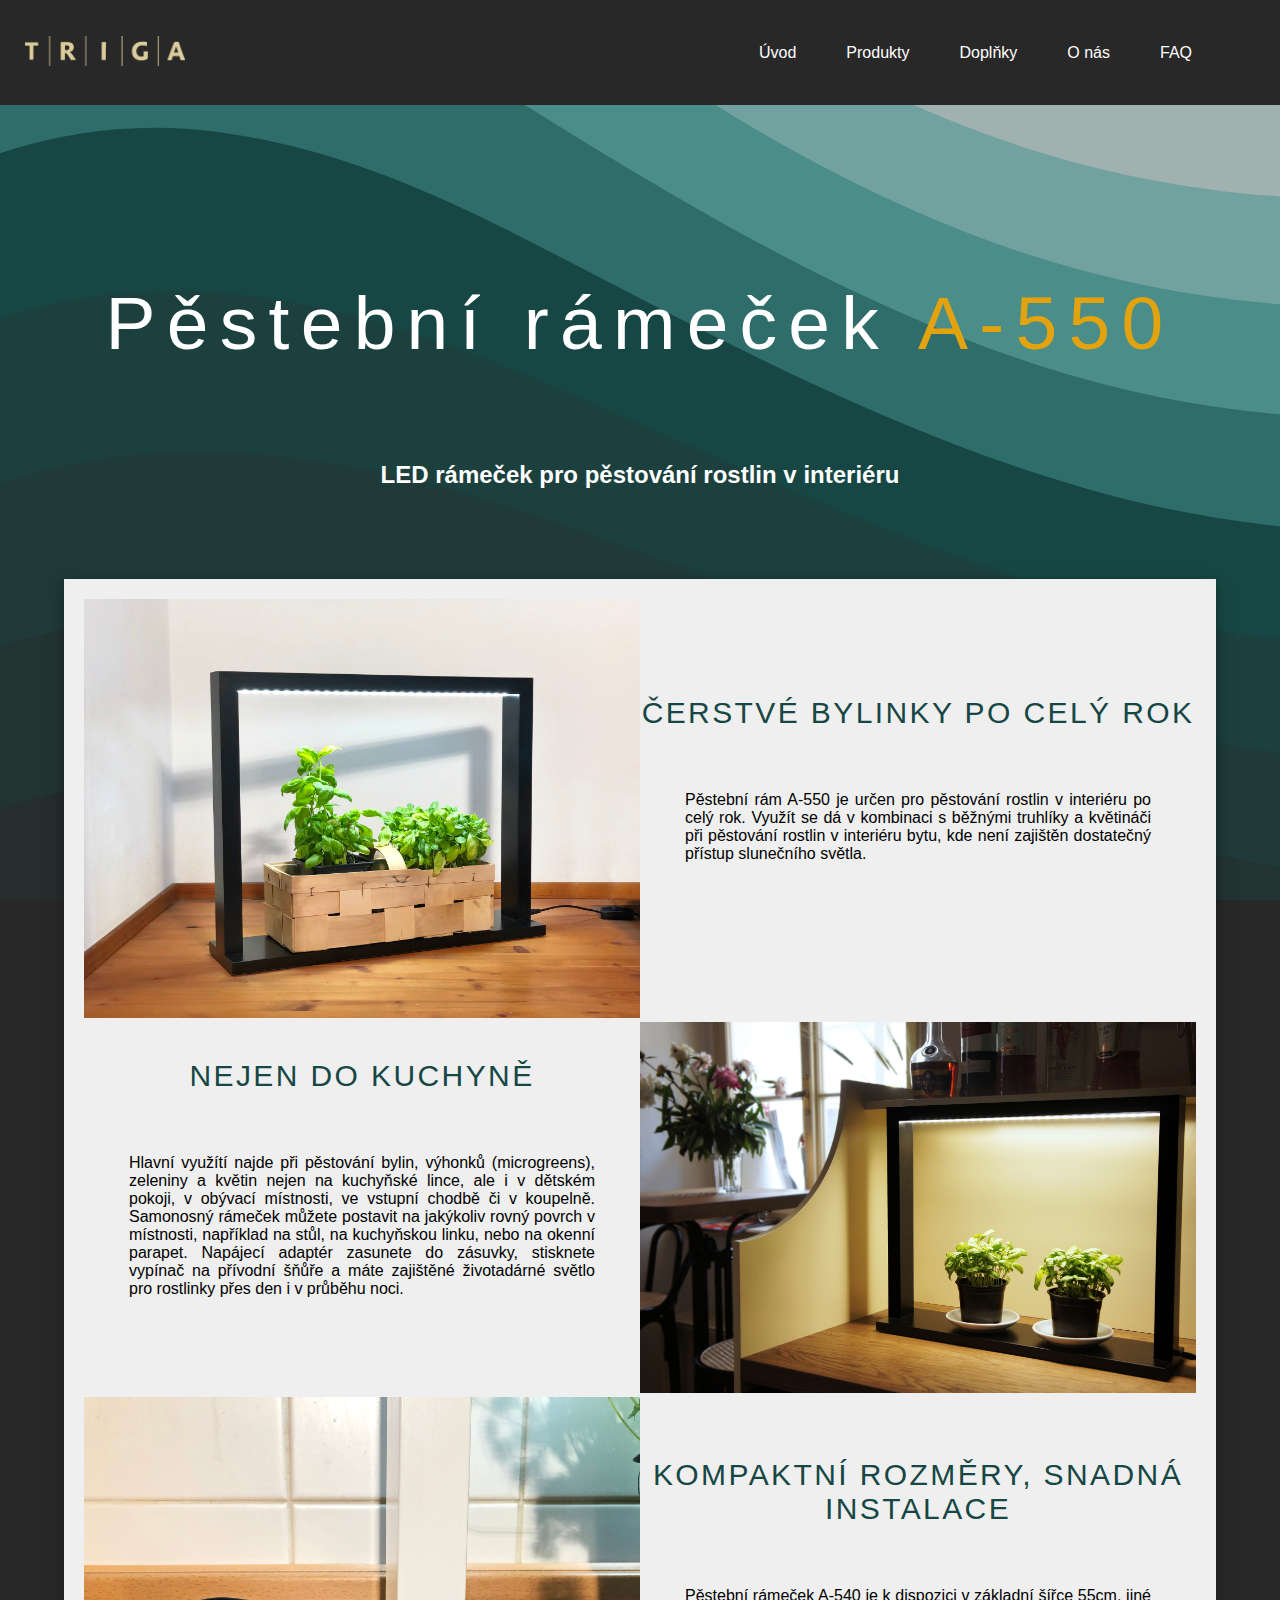
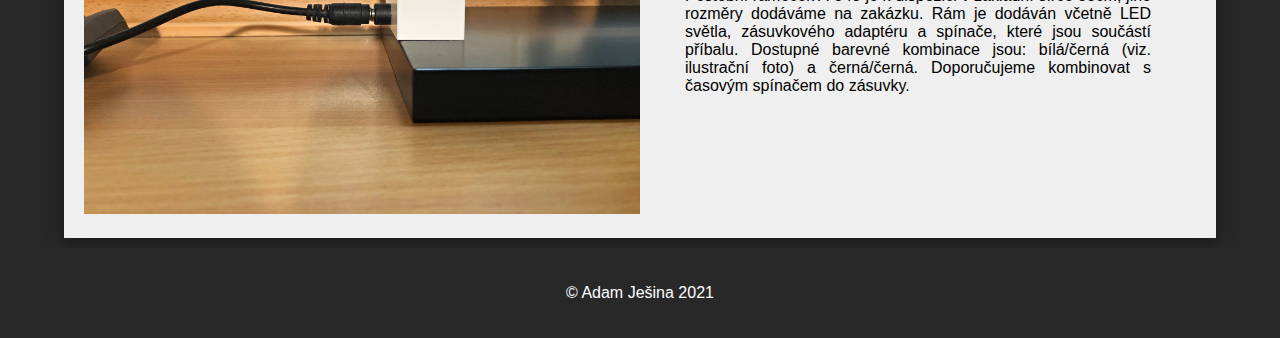
<file: a550.html>
<!DOCTYPE html>
<html lang="cs">
<head>
    <meta charset="UTF-8">
    <title>Domácí zahrádka - Rámeček A-550</title>
    <link rel="icon" type="image/x-icon" href="img/favicon.ico">
    <link rel="stylesheet" href="css/main.css">
    <link rel="stylesheet" href="css/print.css" media="print">
</head>
<body>

<header>
    <div class="logo">
       <a href="index.html"> <img src="img/goldLogo.png" width="auto" height="30px" alt="backgroundImg"> </a>
    </div>
    <nav>
        <div><a href="index.html">Úvod</a></div>
        <div><a href="index.html#productAnchor">Produkty</a></div>
        <div><a href="addons.html">Doplňky</a></div>
        <div><a href="abouUs.html">O nás</a></div>
        <div><a href="faq.html">FAQ</a></div>
    </nav>
</header>
    <div class="stripVerticalTitle">
        <div class="titleProduct">
            <p>Pěstební rámeček <span class="highlight">A-550</span></p>
        </div>
        <h2 class="subTitle">LED rámeček pro pěstování rostlin v interiéru</h2>
<!--        <img class="mainBg" src="img/mainBackground.png">-->
    </div>
<div class="mainWrap">
    <div class="productStrip">
        <div class="productStrip-PhotoBox">
            <img src="img/products/a550.JPG" alt="ramecek A550_1">
        </div>
        <div class="productStrip-TextBox">
            <div class="productStripTitle">
                ČERSTVÉ BYLINKY PO CELÝ ROK
            </div>
            <p class="productDecrb">Pěstební rám A-550 je určen pro pěstování rostlin v interiéru po celý rok. Využít se dá v kombinaci s běžnými truhlíky a květináči při pěstování rostlin v interiéru bytu, kde není zajištěn dostatečný přístup slunečního světla.</p>
        </div>
    </div>
    <div class="productStrip">
        <div class="productStrip-TextBox">
            <div class="productStripTitle">
                NEJEN DO KUCHYNĚ
            </div>
            <p class="productDecrb">Hlavní využítí najde při pěstování bylin, výhonků (microgreens), zeleniny a květin nejen na kuchyňské lince, ale i v dětském pokoji, v obývací místnosti, ve vstupní chodbě či v koupelně.
                Samonosný rámeček můžete postavit na jakýkoliv rovný povrch v místnosti, například na stůl, na kuchyňskou linku, nebo na okenní parapet. Napájecí adaptér zasunete do zásuvky, stisknete vypínač na přívodní šňůře a máte zajištěné životadárné světlo pro rostlinky přes den i v průběhu noci.</p>
        </div>
        <div class="productStrip-PhotoBox">
        <img src="img/products/a550_2.jpeg" alt="ramecek A550_2">
        </div>
    </div>
    <div class="productStrip">
        <div class="productStrip-PhotoBox">
            <img src="img/products/a550_3.JPG" alt="ramecek A550_3">
        </div>
        <div class="productStrip-TextBox">
            <div class="productStripTitle">
                KOMPAKTNÍ ROZMĚRY, SNADNÁ INSTALACE
            </div>
            <p class="productDecrb">Pěstební rámeček A-540 je k dispozici v základní šířce 55cm, jiné rozměry dodáváme na zakázku.
                Rám je dodáván včetně LED světla, zásuvkového adaptéru a spínače, které jsou součástí příbalu.
                Dostupné barevné kombinace jsou: bílá/černá (viz. ilustrační foto) a černá/černá.
                Doporučujeme kombinovat s časovým spínačem do zásuvky.</p>
        </div>
    </div>
</div>
<footer>
    <div>
        <p>© Adam Ješina 2021</p>
    </div>
</footer>
</body>
</html>
</file>
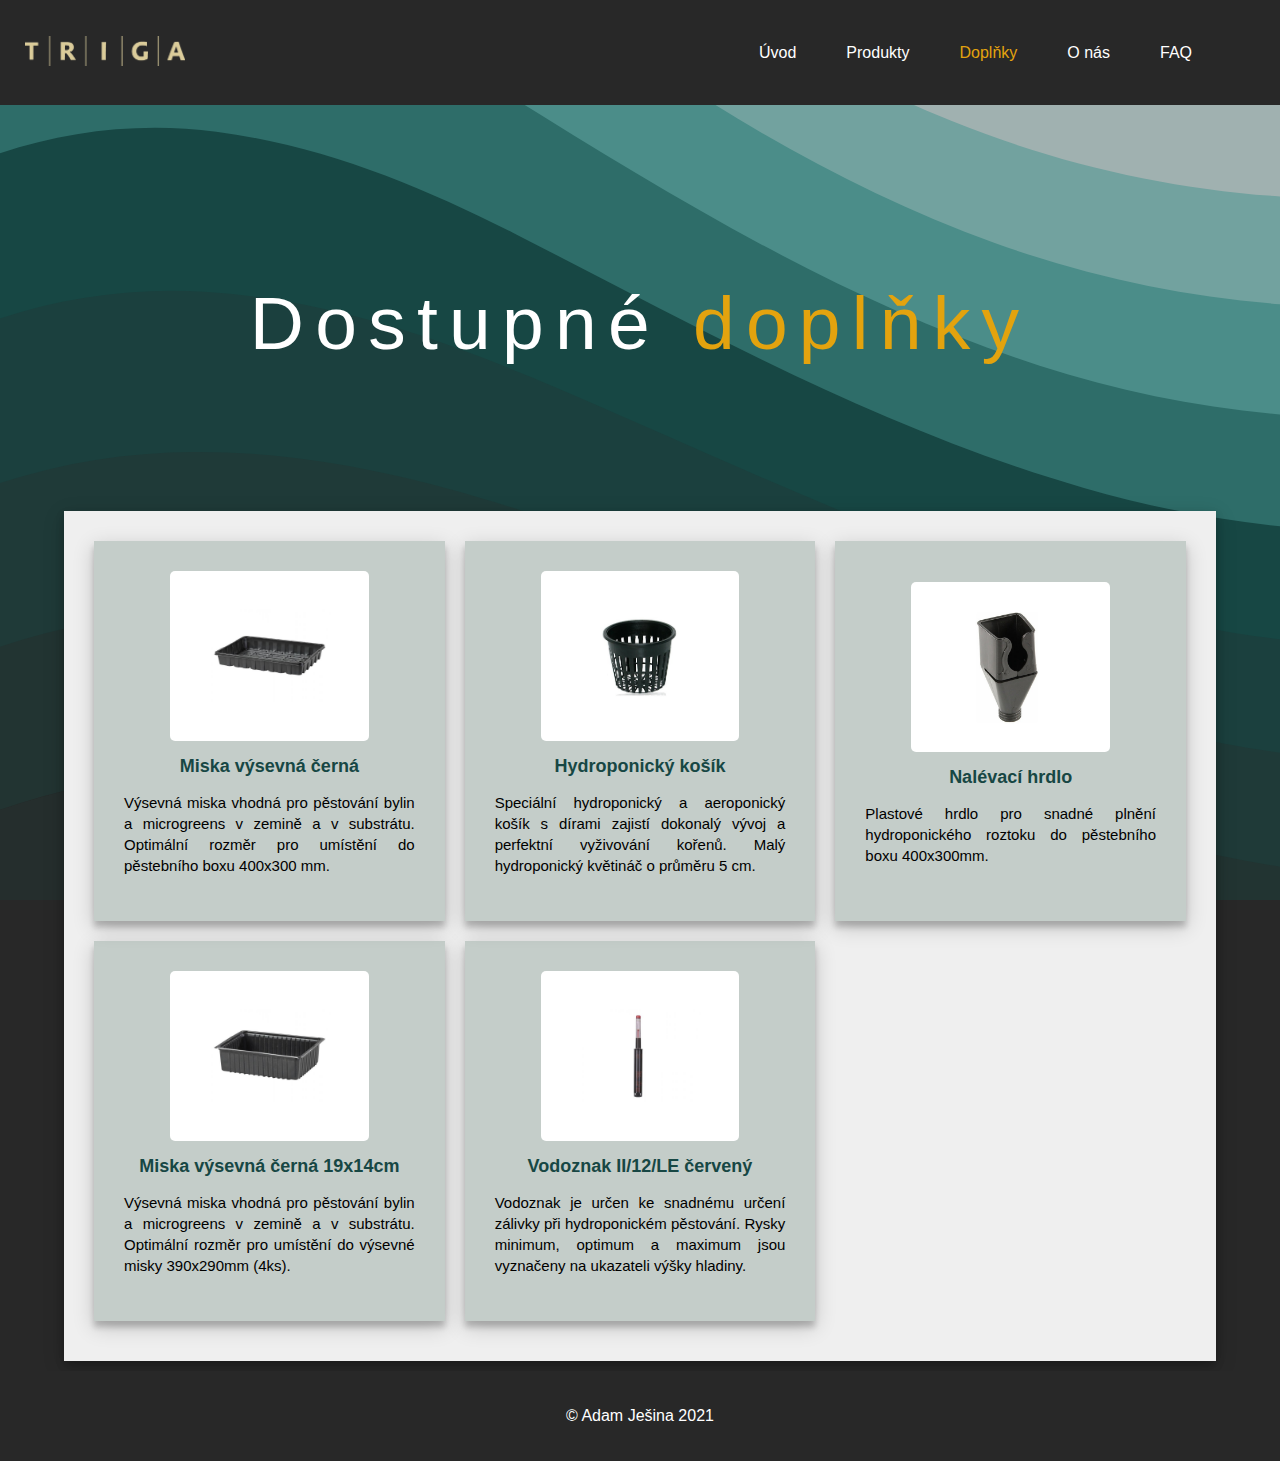
<file: addons.html>
<!DOCTYPE html>
<html lang="cs">
<head>
    <meta charset="UTF-8">
    <title>Domácí zahrádka - Příslušenství</title>
    <link rel="icon" type="image/x-icon" href="img/favicon.ico">
    <link rel="stylesheet" href="css/main.css">
    <link rel="stylesheet" href="css/print.css" media="print">
</head>
<body>

<header>
    <div class="logo">
       <a href="index.html"> <img src="img/goldLogo.png" width="auto" height="30px" alt="Triga logo"> </a>
    </div>
    <nav>
        <div><a href="index.html">Úvod</a></div>
        <div><a href="index.html#productAnchor">Produkty</a></div>
        <div class="highlight">Doplňky</div>
        <div><a href="abouUs.html">O nás</a></div>
        <div><a href="faq.html">FAQ</a></div>
    </nav>
</header>
    <div class="stripVerticalTitle">
        <div class="titleProduct">
            <p>Dostupné <span class="highlight">doplňky</span></p>
        </div>
    </div>
<div class="mainWrap">
    <div class="addonsStrip">
        <div class="addonsStrip-item">
            <img src="img/addons/miska1.jpg" alt="Vysevna miska">
            <div class="addonsStripTitle">
                Miska výsevná černá
            </div>
            <p class="addonsStripDescrb">Výsevná miska vhodná pro pěstování bylin a microgreens v zemině a v substrátu. Optimální rozměr pro umístění do pěstebního boxu 400x300 mm.</p>
        </div>
        <div class="addonsStrip-item">
            <img src="img/addons/kosicek.jpg" alt="Hydroponicky kosicek">
            <div class="addonsStripTitle">
                Hydroponický košík
            </div>
            <p class="addonsStripDescrb">Speciální hydroponický a aeroponický košík s dírami zajistí dokonalý vývoj a perfektní vyživování kořenů. Malý hydroponický květináč o průměru 5 cm.</p>
        </div>
        <div class="addonsStrip-item">
            <img src="img/addons/hrdlo.jpg" alt="Nalevaci hrdlo">
            <div class="addonsStripTitle">
                Nalévací hrdlo
            </div>
            <p class="addonsStripDescrb">Plastové hrdlo pro snadné plnění hydroponického roztoku do pěstebního boxu 400x300mm.</p>
        </div>
        <div class="addonsStrip-item">
            <img src="img/addons/miskaMensi.jpg" alt="Vysevna miska mensi">
            <div class="addonsStripTitle">
                Miska výsevná černá 19x14cm
            </div>
            <p class="addonsStripDescrb">Výsevná miska vhodná pro pěstování bylin a microgreens v zemině a v substrátu. Optimální rozměr pro umístění do výsevné misky 390x290mm (4ks).</p>
        </div>
        <div class="addonsStrip-item">
            <img src="img/addons/merka.jpg" alt="vodoznak">
            <div class="addonsStripTitle">
                Vodoznak II/12/LE červený
            </div>
            <p class="addonsStripDescrb">Vodoznak je určen ke snadnému určení zálivky při hydroponickém pěstování. Rysky minimum, optimum a maximum jsou vyznačeny na ukazateli výšky hladiny.</p>
        </div>
    </div>

</div>
<footer>
    <div>
        <p>© Adam Ješina 2021</p>
    </div>
</footer>
</body>
</html>
</file>
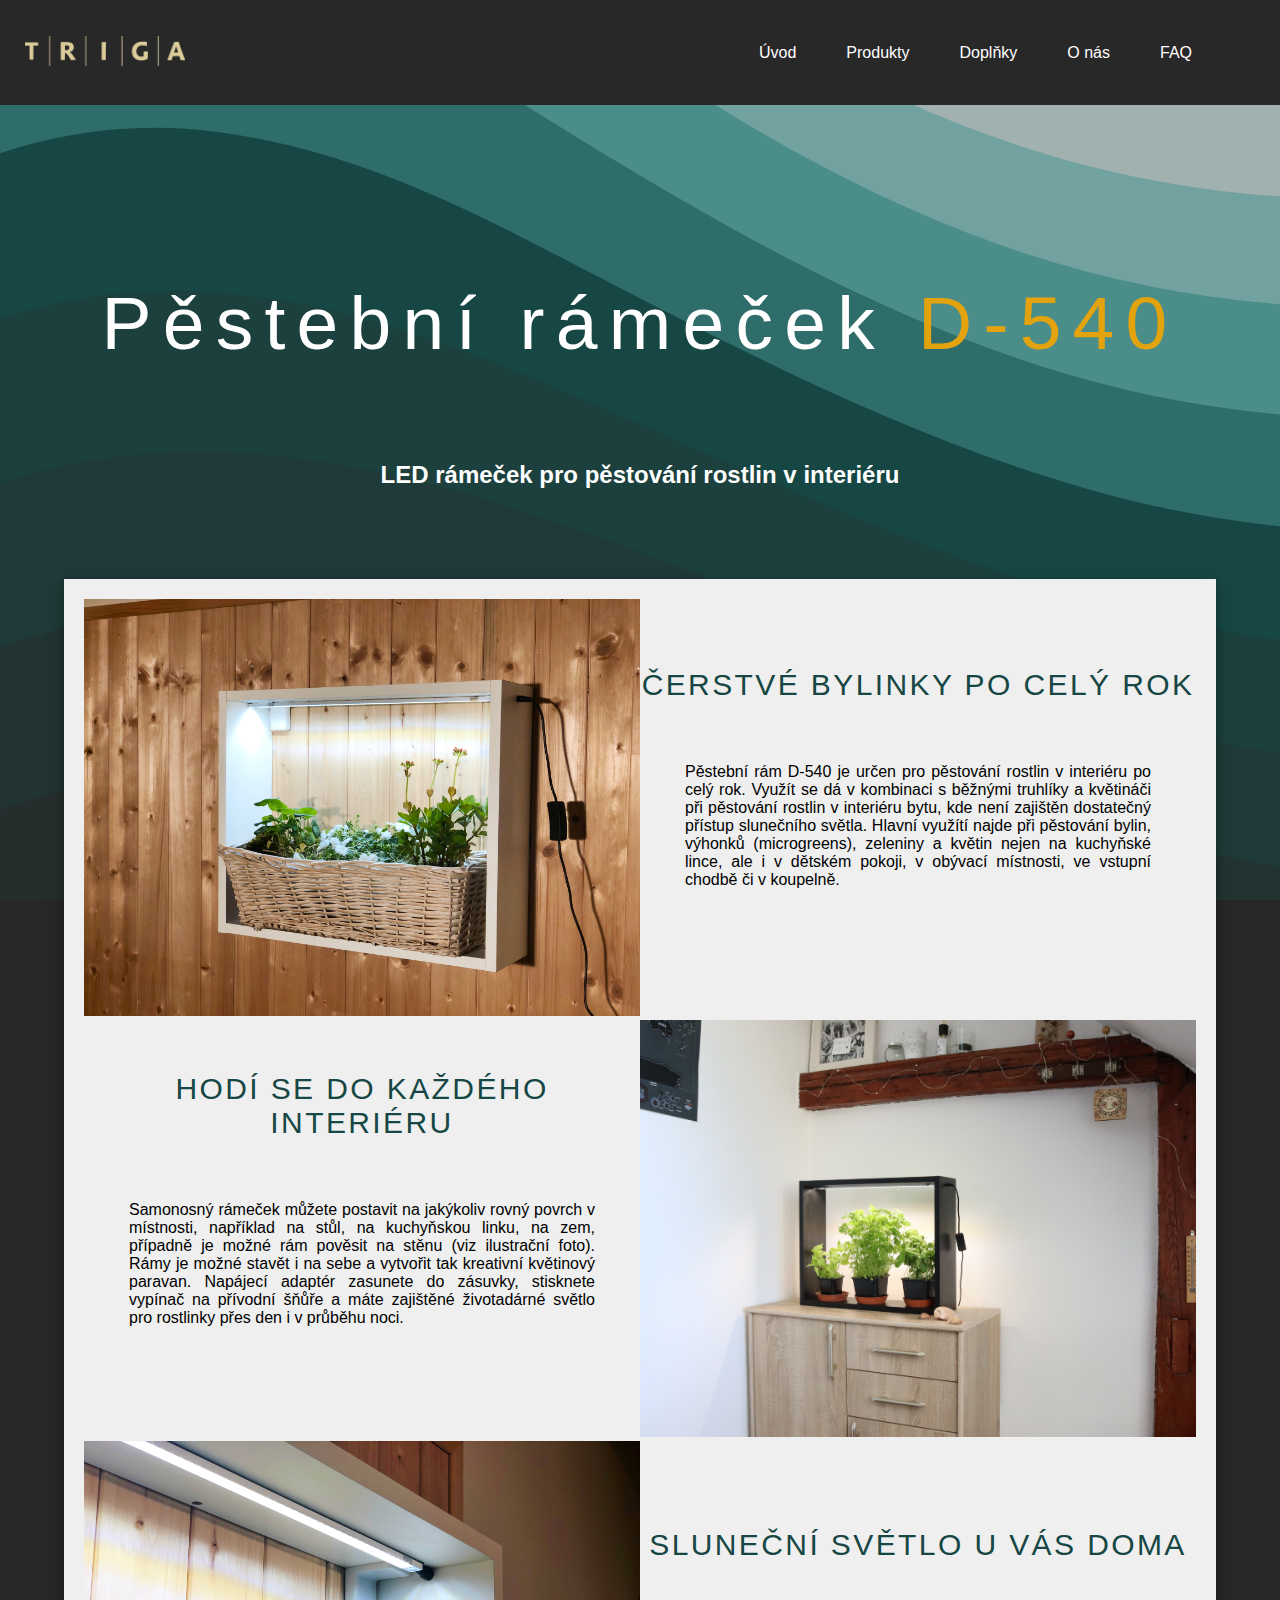
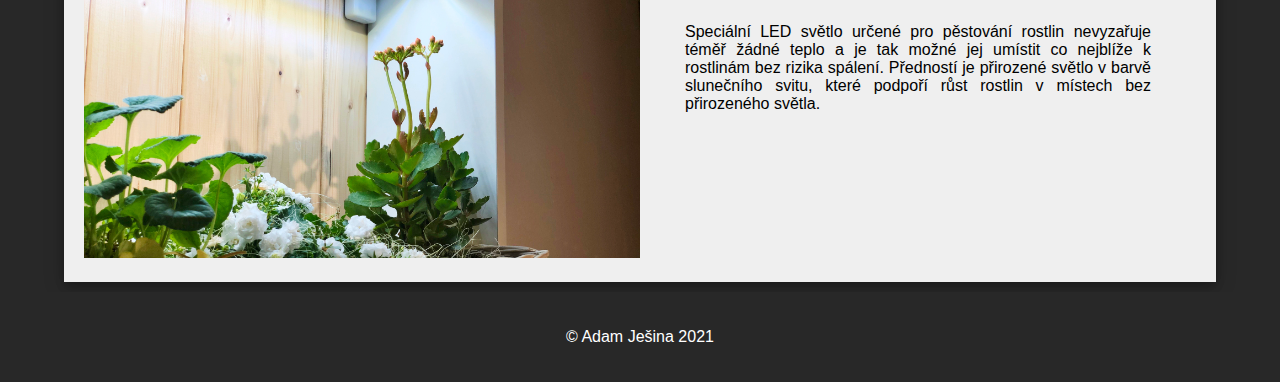
<file: d550.html>
<!DOCTYPE html>
<html lang="cs">
<head>
    <meta charset="UTF-8">
    <title>Domácí zahrádka - Rámeček D-550</title>
    <link rel="icon" type="image/x-icon" href="img/favicon.ico">
    <link rel="stylesheet" href="css/main.css">
    <link rel="stylesheet" href="css/print.css" media="print">
</head>
<body>

<header>
    <div class="logo">
       <a href="index.html"> <img src="img/goldLogo.png" width="auto" height="30px" alt="Triga logo"> </a>
    </div>
    <nav>
        <div><a href="index.html">Úvod</a></div>
        <div><a href="index.html#productAnchor">Produkty</a></div>
        <div><a href="addons.html">Doplňky</a></div>
        <div><a href="abouUs.html">O nás</a></div>
        <div><a href="faq.html">FAQ</a></div>
    </nav>
</header>
    <div class="stripVerticalTitle">
        <div class="titleProduct">
            <p>Pěstební rámeček <span class="highlight">D-540</span></p>
        </div>
        <h2 class="subTitle">LED rámeček pro pěstování rostlin v interiéru</h2>
<!--        <img class="mainBg" src="img/mainBackground.png">-->
    </div>
<div class="mainWrap">
    <div class="productStrip">
        <div class="productStrip-PhotoBox">
            <img src="img/products/d551.JPG" alt="ramecek A550">
        </div>
        <div class="productStrip-TextBox">
            <div class="productStripTitle">
                ČERSTVÉ BYLINKY PO CELÝ ROK
            </div>
            <p class="productDecrb">Pěstební rám D-540 je určen pro pěstování rostlin v interiéru po celý rok. Využít se dá v kombinaci s běžnými truhlíky a květináči při pěstování rostlin v interiéru bytu, kde není zajištěn dostatečný přístup slunečního světla. Hlavní využítí najde při pěstování bylin, výhonků (microgreens), zeleniny a květin nejen na kuchyňské lince,  ale i v dětském pokoji, v obývací místnosti, ve vstupní chodbě či v koupelně.</p>
        </div>
    </div>
    <div class="productStrip">
        <div class="productStrip-TextBox">
            <div class="productStripTitle">
                HODÍ SE DO KAŽDÉHO INTERIÉRU
            </div>
            <p class="productDecrb">Samonosný rámeček můžete postavit na jakýkoliv rovný povrch v místnosti, například na stůl, na kuchyňskou linku, na zem, případně je možné rám pověsit na stěnu (viz ilustrační foto). Rámy je možné stavět i na sebe a vytvořit tak kreativní květinový paravan. Napájecí adaptér zasunete do zásuvky, stisknete vypínač na přívodní šňůře a máte zajištěné životadárné světlo pro rostlinky přes den i v průběhu noci.</p>
        </div>
        <div class="productStrip-PhotoBox">
        <img src="img/products/d540_2.JPG" alt="ramecek A550">
        </div>
    </div>
    <div class="productStrip">
        <div class="productStrip-PhotoBox">
            <img src="img/products/d540_3.JPG" alt="ramecek A550">
        </div>
        <div class="productStrip-TextBox">
            <div class="productStripTitle">
                SLUNEČNÍ SVĚTLO U VÁS DOMA
            </div>
            <p class="productDecrb">Speciální LED světlo určené pro pěstování rostlin nevyzařuje téměř žádné teplo a je tak možné jej umístit co nejblíže k rostlinám bez rizika spálení.
                Předností  je přirozené světlo v barvě slunečního svitu, které podpoří růst rostlin v místech bez přirozeného světla.</p>
        </div>
    </div>
</div>
<footer>
    <div>
        <p>© Adam Ješina 2021</p>
    </div>
</footer>
</body>
</html>
</file>
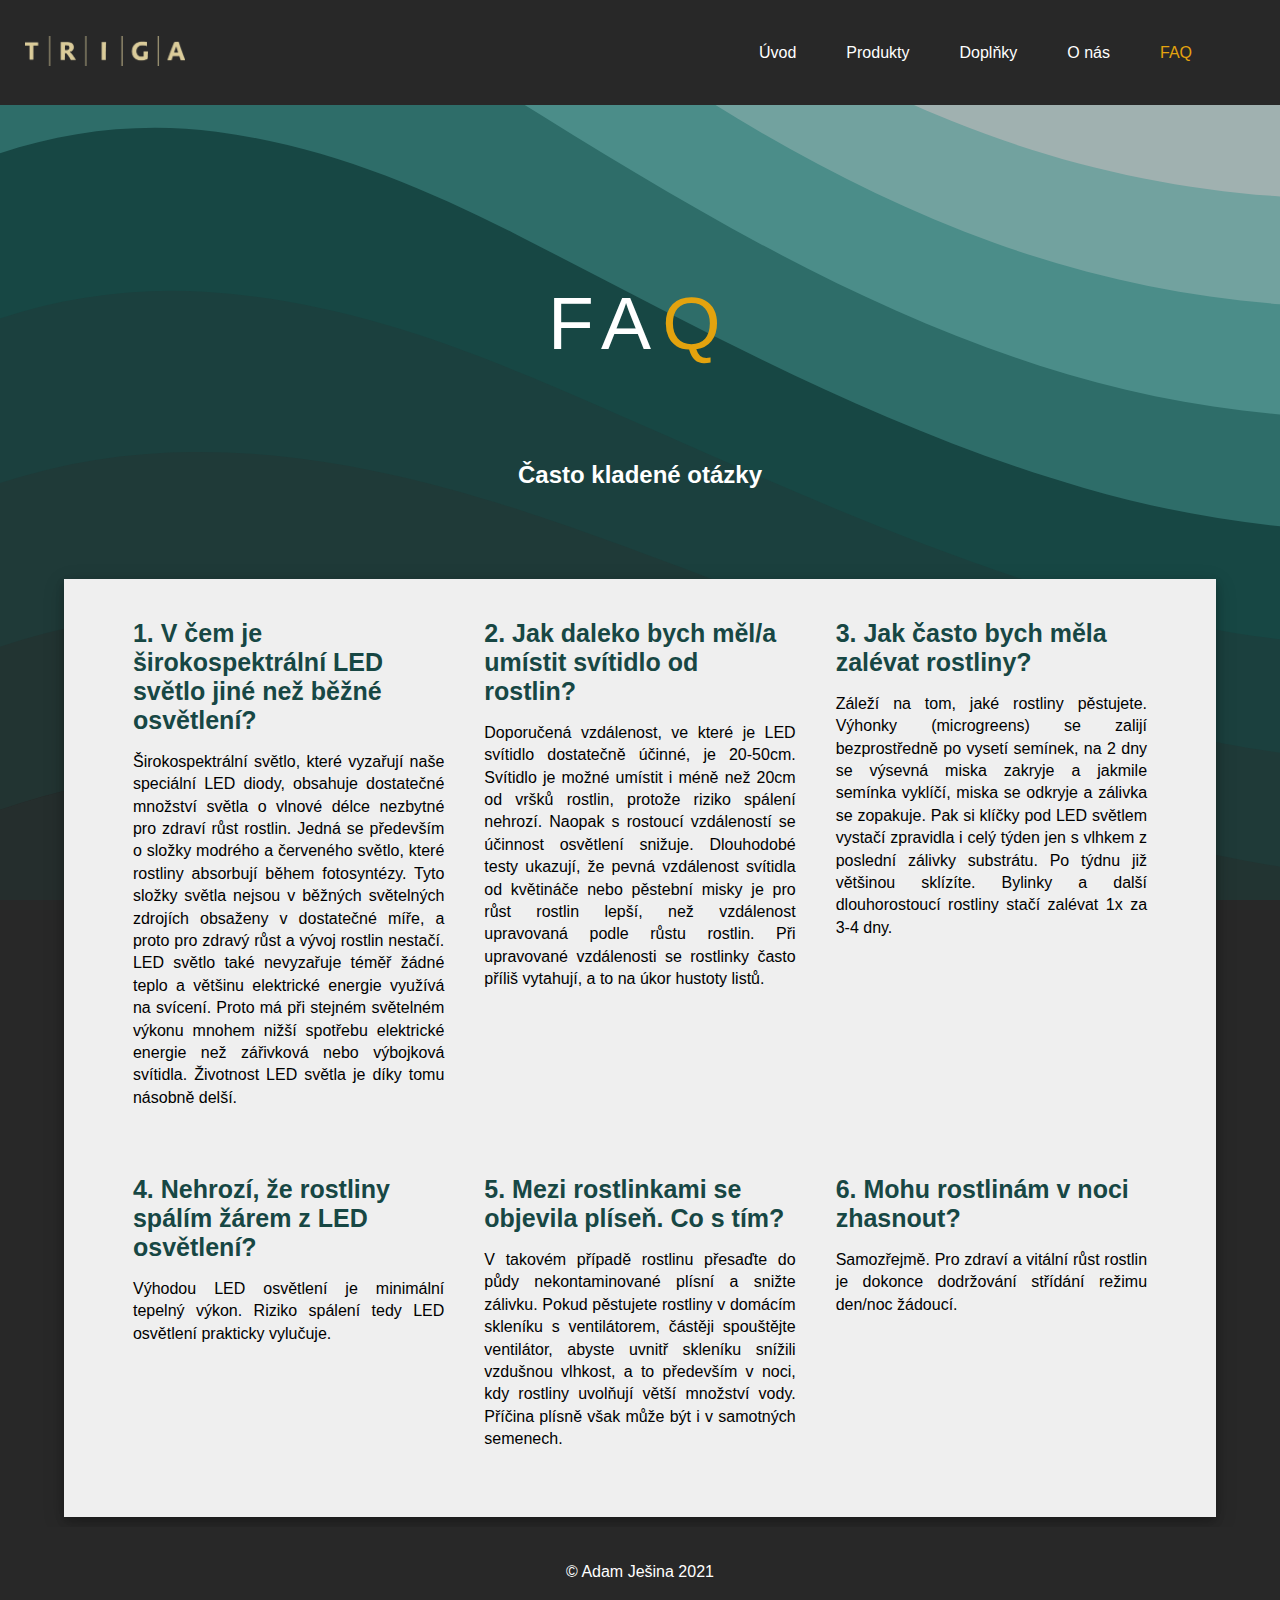
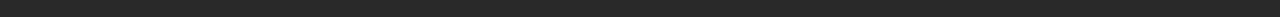
<file: faq.html>
<!DOCTYPE html>
<html lang="cs">
<head>
    <meta charset="UTF-8">
    <title>Domácí zahrádka - FAQ</title>
    <link rel="icon" type="image/x-icon" href="img/favicon.ico">
    <link rel="stylesheet" href="css/main.css">
    <link rel="stylesheet" href="css/print.css" media="print">
</head>
<body>

<header>
    <div class="logo">
       <a href="index.html"> <img src="img/goldLogo.png" width="auto" height="30px" alt="backgroundImg"> </a>
    </div>
    <nav>
        <div><a href="index.html">Úvod</a></div>
        <div><a href="index.html#productAnchor">Produkty</a></div>
        <div><a href="addons.html">Doplňky</a></div>
        <div><a href="abouUs.html">O nás</a></div>
        <div class="highlight">FAQ</div>
    </nav>
</header>
    <div class="stripVerticalTitle">
        <div class="titleProduct">
            <p>FA<span class="highlight">Q</span></p>
        </div>
        <h2 class="subTitle">Často kladené otázky</h2>
<!--        <img class="mainBg" src="img/mainBackground.png">-->
    </div>
<div class="mainWrap">
    <div class="faqStrip">
        <div class="faqStrip-item">
            <div class="faqStripTitle">
                1. V čem je širokospektrální LED světlo jiné než běžné osvětlení?
            </div>
            <p class="faqDescrb">Širokospektrální světlo, které vyzařují naše speciální LED diody, obsahuje dostatečné množství světla o vlnové délce nezbytné pro zdraví růst rostlin. Jedná se především o složky modrého a červeného světlo, které rostliny absorbují během fotosyntézy. Tyto složky světla nejsou v běžných světelných zdrojích obsaženy v dostatečné míře, a proto pro zdravý růst a vývoj rostlin nestačí.
                LED světlo také nevyzařuje téměř žádné teplo a většinu elektrické energie využívá na svícení. Proto má při stejném světelném výkonu mnohem nižší spotřebu elektrické energie než zářivková nebo výbojková svítidla. Životnost LED světla je díky tomu násobně delší.
            </p>
        </div>
        <div class="faqStrip-item">
            <div class="faqStripTitle">
                2. Jak daleko bych měl/a umístit svítidlo od rostlin?
            </div>
            <p class="faqDescrb">Doporučená vzdálenost, ve které je LED svítidlo dostatečně účinné, je 20-50cm. Svítidlo je možné umístit i méně než 20cm od vršků rostlin, protože riziko spálení nehrozí. Naopak s rostoucí vzdáleností se účinnost osvětlení snižuje.
                Dlouhodobé testy ukazují, že pevná vzdálenost svítidla od květináče nebo pěstební misky je pro růst rostlin lepší, než vzdálenost upravovaná podle růstu rostlin. Při upravované vzdálenosti se rostlinky často příliš vytahují, a to na úkor hustoty listů.</p>
        </div>
        <div class="faqStrip-item">
            <div class="faqStripTitle">
                3. Jak často bych měla zalévat rostliny?
            </div>
            <p class="faqDescrb">Záleží na tom, jaké rostliny pěstujete. Výhonky (microgreens) se zalijí bezprostředně po vysetí semínek, na 2 dny se výsevná miska zakryje a jakmile semínka vyklíčí, miska se odkryje a zálivka se zopakuje. Pak si klíčky pod LED světlem vystačí zpravidla i celý týden jen s vlhkem z poslední zálivky substrátu. Po týdnu již většinou sklízíte. Bylinky a další dlouhorostoucí rostliny stačí zalévat 1x za 3-4 dny.</p>
        </div>
        <div class="faqStrip-item">
            <div class="faqStripTitle">
                4. Nehrozí, že rostliny spálím žárem z LED osvětlení?
            </div>
            <p class="faqDescrb">Výhodou LED osvětlení je minimální tepelný výkon. Riziko spálení tedy LED osvětlení prakticky vylučuje.</p>
        </div>
        <div class="faqStrip-item">
            <div class="faqStripTitle">
                5. Mezi rostlinkami se objevila plíseň. Co s tím?
            </div>
            <p class="faqDescrb">V takovém případě rostlinu přesaďte do půdy nekontaminované plísní a snižte zálivku. Pokud pěstujete rostliny v domácím skleníku s ventilátorem, částěji spouštějte ventilátor, abyste uvnitř skleníku snížili vzdušnou vlhkost, a to především v noci, kdy rostliny uvolňují větší množství vody. Příčina plísně však může být i v samotných semenech.</p>
        </div>
        <div class="faqStrip-item">
            <div class="faqStripTitle">
                6. Mohu rostlinám v noci zhasnout?
            </div>
            <p class="faqDescrb">Samozřejmě. Pro zdraví a vitální růst rostlin je dokonce dodržování střídání režimu den/noc žádoucí.</p>
        </div>
    </div>
</div>
<footer>
    <div>
        <p>© Adam Ješina 2021</p>
    </div>
</footer>
</body>
</html>
</file>
<file: css/main.css>
body{
    font-family: Helvetica, serif;
    background-color: #282828;
    background-image: url("data:image/svg+xml,%3Csvg xmlns='http://www.w3.org/2000/svg' width='100%25' height='100%25' viewBox='0 0 1600 800'%3E%3Cg %3E%3Cpath fill='%23252e2d' d='M486 705.8c-109.3-21.8-223.4-32.2-335.3-19.4C99.5 692.1 49 703 0 719.8V800h843.8c-115.9-33.2-230.8-68.1-347.6-92.2C492.8 707.1 489.4 706.5 486 705.8z'/%3E%3Cpath fill='%23223432' d='M1600 0H0v719.8c49-16.8 99.5-27.8 150.7-33.5c111.9-12.7 226-2.4 335.3 19.4c3.4 0.7 6.8 1.4 10.2 2c116.8 24 231.7 59 347.6 92.2H1600V0z'/%3E%3Cpath fill='%231f3a38' d='M478.4 581c3.2 0.8 6.4 1.7 9.5 2.5c196.2 52.5 388.7 133.5 593.5 176.6c174.2 36.6 349.5 29.2 518.6-10.2V0H0v574.9c52.3-17.6 106.5-27.7 161.1-30.9C268.4 537.4 375.7 554.2 478.4 581z'/%3E%3Cpath fill='%231b403e' d='M0 0v429.4c55.6-18.4 113.5-27.3 171.4-27.7c102.8-0.8 203.2 22.7 299.3 54.5c3 1 5.9 2 8.9 3c183.6 62 365.7 146.1 562.4 192.1c186.7 43.7 376.3 34.4 557.9-12.6V0H0z'/%3E%3Cpath fill='%23174744' d='M181.8 259.4c98.2 6 191.9 35.2 281.3 72.1c2.8 1.1 5.5 2.3 8.3 3.4c171 71.6 342.7 158.5 531.3 207.7c198.8 51.8 403.4 40.8 597.3-14.8V0H0v283.2C59 263.6 120.6 255.7 181.8 259.4z'/%3E%3Cpath fill='%232e6d69' d='M1600 0H0v136.3c62.3-20.9 127.7-27.5 192.2-19.2c93.6 12.1 180.5 47.7 263.3 89.6c2.6 1.3 5.1 2.6 7.7 3.9c158.4 81.1 319.7 170.9 500.3 223.2c210.5 61 430.8 49 636.6-16.6V0z'/%3E%3Cpath fill='%234b8d89' d='M454.9 86.3C600.7 177 751.6 269.3 924.1 325c208.6 67.4 431.3 60.8 637.9-5.3c12.8-4.1 25.4-8.4 38.1-12.9V0H288.1c56 21.3 108.7 50.6 159.7 82C450.2 83.4 452.5 84.9 454.9 86.3z'/%3E%3Cpath fill='%2372a29f' d='M1600 0H498c118.1 85.8 243.5 164.5 386.8 216.2c191.8 69.2 400 74.7 595 21.1c40.8-11.2 81.1-25.2 120.3-41.7V0z'/%3E%3Cpath fill='%23a0b1b0' d='M1397.5 154.8c47.2-10.6 93.6-25.3 138.6-43.8c21.7-8.9 43-18.8 63.9-29.5V0H643.4c62.9 41.7 129.7 78.2 202.1 107.4C1020.4 178.1 1214.2 196.1 1397.5 154.8z'/%3E%3Cpath fill='%23C7C7C7' d='M1315.3 72.4c75.3-12.6 148.9-37.1 216.8-72.4h-723C966.8 71 1144.7 101 1315.3 72.4z'/%3E%3C/g%3E%3C/svg%3E");
    background-attachment: fixed;
    background-size: cover;
    margin: 0;
}
html{
    scroll-behavior: smooth;
}
h1{
    color: #174744;
    font-size: 60px;
    font-family: Helvetica, serif;
    letter-spacing: .10em
}
.highlight{
    color: #e3a30e;
}

.text{
    color: #685206;
    font-family: 'Helvetica Neue', sans-serif;
    font-size: 14px;
    line-height: 24px;
    margin: 0 0 24px;
    text-align: justify;
    text-justify: inter-word;
}
header{
    color: white;
    display: flex;
    flex-wrap: wrap;
    justify-content: space-between;
    background-color: #282828;
    padding: 15px;
    height: 75px;
    align-items: center;
}
.logo{
    margin-left: 10px;
}
header nav{
    display: flex;
    align-items: center;
    justify-content: space-evenly;
    flex-direction: row;
    margin-right: 3em;
}
header nav div a {
    text-decoration: none;
    color: white;
}

.mainBg {
    object-fit: cover;
    width: 100%;
    height: auto;
    position: absolute;
    z-index: -1;
}

footer{
    display: flex;
    justify-content: center;
    background-color: #282828;
    padding: 20px;
    margin-top: 10px;
    color: white;

}
footer div p{
    text-align: center;
}
header nav div{
    margin: 0 25px 0 25px;
    align-self: center;
}

header nav div a:hover{
    color: #e3a30e;
}

.mainWrap{
    margin-left: 5%;
    margin-right: 5%;
    background-color: #efefef;
    padding: 20px;
    box-shadow: 0 4px 8px 0 rgba(0, 0, 0, 0.2), 0 6px 20px 0 rgba(0, 0, 0, 0.19);
}
.strip{
    display: flex;
    flex-wrap: wrap;
    justify-content: space-evenly;
    margin-bottom: 20px;
}
.strip-item{
    min-width: 400px;
    margin: 0 20px 0 20px;
    text-align: center;
}
.stripVertical{
    display: flex;
    flex-direction: column;
    text-align: center;
}

.strip-item-vertical img{
    height: 300px;
    width: auto;
    min-width: inherit;
    transition: transform .2s;
    box-shadow: 0 4px 8px 0 rgba(0, 0, 0, 0.2), 0 6px 20px 0 rgba(0, 0, 0, 0.19);
}

.strip-item-vertical img:hover{
    transform: scale(1.03);
}

.strip-item-vertical{
    display: flex;
    flex-direction: column;
    align-items: center;
    min-height: 200px;
}
.title{
    display: flex;
    flex-direction: column;
    margin-top: 8%;
    margin-bottom: 10%;
    justify-content: center;
    text-align: center;
}

.title p {
    color: white;
    font-family: Impact, Charcoal, sans-serif;
    font-size: 105px;
    letter-spacing: .15em;
    -webkit-animation: puff 0.7s cubic-bezier(0.470, 0.000, 0.745, 0.715) both;
    animation: puff 0.7s cubic-bezier(0.470, 0.000, 0.745, 0.715) both;
    animation-delay: 0.5s;
    padding: 20px;
}


.arrow{
    position: relative;
    text-align: center;
    animation: arrowPulsing;
    animation-duration: 2s;
    animation-iteration-count: infinite;
}

@keyframes arrowPulsing {
    0% {top: 0}
    50% {top: 20px}
    100% {top: 0}
}

@-webkit-keyframes puff {
    0% {
        -webkit-transform: scale(2);
        transform: scale(2);
        -webkit-filter: blur(4px);
        filter: blur(4px);
        opacity: 0;
    }
    100% {
        -webkit-transform: scale(1);
        transform: scale(1);
        -webkit-filter: blur(0px);
        filter: blur(0px);
        opacity: 1;
    }
}

/*--------Product page--------*/

.titleProduct{
    display: flex;
    flex-direction: column;
    margin-top: 100px;
    /*margin-bottom: 50px;*/
    justify-content: center;
}

.titleProduct p {
    color: white;
    font-family: Impact, Charcoal, sans-serif;
    font-size: 75px;
    letter-spacing: .15em;
    -webkit-animation: puff 0.7s cubic-bezier(0.470, 0.000, 0.745, 0.715) both;
    animation: puff 0.7s cubic-bezier(0.470, 0.000, 0.745, 0.715) both;
    animation-delay: 0.5s;
}

.stripVerticalTitle{
    display: flex;
    flex-direction: column;
    justify-content: space-evenly;
    margin-bottom: 70px;
    text-align: center;
}

.subTitle{
    color: white;

}

.productStripTitle{
    color: #174744;
    font-size: 30px;
    font-family: Helvetica, serif;
    letter-spacing: .08em
}

.productDecrb{
    text-align: justify;
    padding: 45px
}

.productStrip{
    display: flex;
    justify-content: space-evenly;
    align-items: center;
    max-height: 1000px;
}
.productStrip-PhotoBox{
    object-fit: cover;
    /*height: 170px;*/

    min-width: 50%;
    max-height: inherit;
    text-align: center;
    width: 100%;
    height: 100%;
}
.productStrip-PhotoBox img{
    width: inherit;
    height: 100%;
}

.productStrip-TextBox{
    text-align: center;
    min-width: 50%;
}

/*-------------aboutUS----------------*/

.aboutUsStrip{
    display: grid;
    margin-bottom: 20px;
}
.aboutUs-item_PhotoBox{
    width: 100%;
    grid-column: 1;
    grid-row: 1 ;
    display: block;
}
.aboutUs-item_PhotoBox img {
    width: inherit;
    height: 100%;
    object-fit: cover;
}
.aboutUs-item_TextBox{
    grid-column: 1;
    grid-row: 1 ;
    width: 45%;
    justify-self: right;
    text-align: center;
    background-color: RGBA(239,239,239,0.7);
}

.aboutUsDesrb{
    padding: 50px;
    text-align: justify;
    justify-self: stretch;
}
.aboutUsDesrb h3{
    text-align: center;
    color: #174744;
    font-size: 30px;
    letter-spacing: .08em
}

.aboutUsDesrb p{
    font-size: 17px;
    line-height: 1.5;
    text-align: justify;
}


.mapContactStrip{
    display: flex;
    justify-content: space-around;
    align-items: center;
    margin-bottom: 20px;
    flex-wrap: wrap;
}
.map{
    width: 50%;
    min-width: 300px;
    height: auto;
    justify-items: left;
    box-shadow: 0 4px 8px 0 rgba(0, 0, 0, 0.2), 0 6px 20px 0 rgba(0, 0, 0, 0.19);
}

.contact{
    min-width: 300px;
    width: 50%;
    text-align: center;
}
.contact h2{
    margin-left: 32px;
}
.contact ul li{
    list-style-type: none;
    text-align: center;
    font-size: 17px;
    line-height: 1.5;
}
.contact ul li a{
    color: #174744;
}
.contact  h2{
    color: #174744;
}
/*-----------FAQ------------*/

.faqStrip{
    display: flex;
    flex-wrap: wrap;
    justify-content: center;
}

.faqStrip-item{
    width: 28%;
    min-width: 250px;
    margin-bottom: 10px;
    padding: 20px;
}

.faqStripTitle{
    text-align: left;
    color: #174744;
    font-size: 25px;
    font-weight: bold;
}

.faqDescrb{
    text-align: justify;
    line-height: 1.4;
    font-size: 16px;
}

/*---------addons-----------*/

.addonsStrip{
    display: grid;
    grid-template-columns: 1fr 1fr 1fr;
    grid-auto-rows: 400px;
    margin-top: 10px ;
}

.addonsStrip-item{
    display: flex;
    flex-direction: column;
    justify-content: center;
    align-items: center;
    margin: 0 10px 20px 10px;
    padding: 10px;
    background-color: rgba(23,71,48,0.2);
    box-shadow: 0 6px 6px 0 rgba(0, 0, 0, 0.2), 0 6px 20px 0 rgba(0, 0, 0, 0.19);
}
.addonsStrip-item img{
    object-fit: cover;
    width: 60%;
    height: 170px;
    margin-bottom: 15px;
    border-radius: 5px;
}

.addonsStripTitle{
    text-align: center;
    color: #174744;
    font-size: 18px;
    font-family: Helvetica, serif;
    font-weight: bold;

}
.addonsStripDescrb{
    text-align: justify;
    line-height: 1.4;
    font-size: 15px;
    padding: 0 20px 0 20px;
}
</file>
<file: css/print.css>
/*----------wholeWeb-------*/

header {
    display: none;
}
footer {
    display: none;
}

/*----------index---------*/
.mainWrap{
    box-shadow: none;
}
.mainBg{
    display: none;
}
.title p{
    font-size: 20px;
}
.title{
    margin-bottom: 0;
}

.strip-item-vertical img{
    box-shadow: none;
}

.strip{
    display: block;
    page-break-inside: avoid;
}

.strip h1{
    font-size: 20px;
    text-align: center;
}

/*---------productPages--------*/
.titleProduct p{
    font-size: 20px;
}
.productStripTitle{
    font-size: 20px;
}

.productStrip{
    display: block;
    page-break-inside: avoid;
}

/*--------addons-------------*/

.addonsStrip{
    display: block;
}

.addonsStrip-item{
    box-shadow: none;
    page-break-inside: avoid;
}

/*----------aboutUs-------------*/
.aboutUsDesrb p{
    font-size: 12px;
}

.aboutUs-item_PhotoBox{
    display: none;
}

.aboutUs-item_TextBox{
    width: 100%;
}

.map {
    display: none;
}

.contact{
    break-inside: avoid;
}

/*----------faq-------------*/
.faqStrip-item {
    width: 100%;
}

/*----------photos-----------*/
img{
    display: none;
}
</file>
